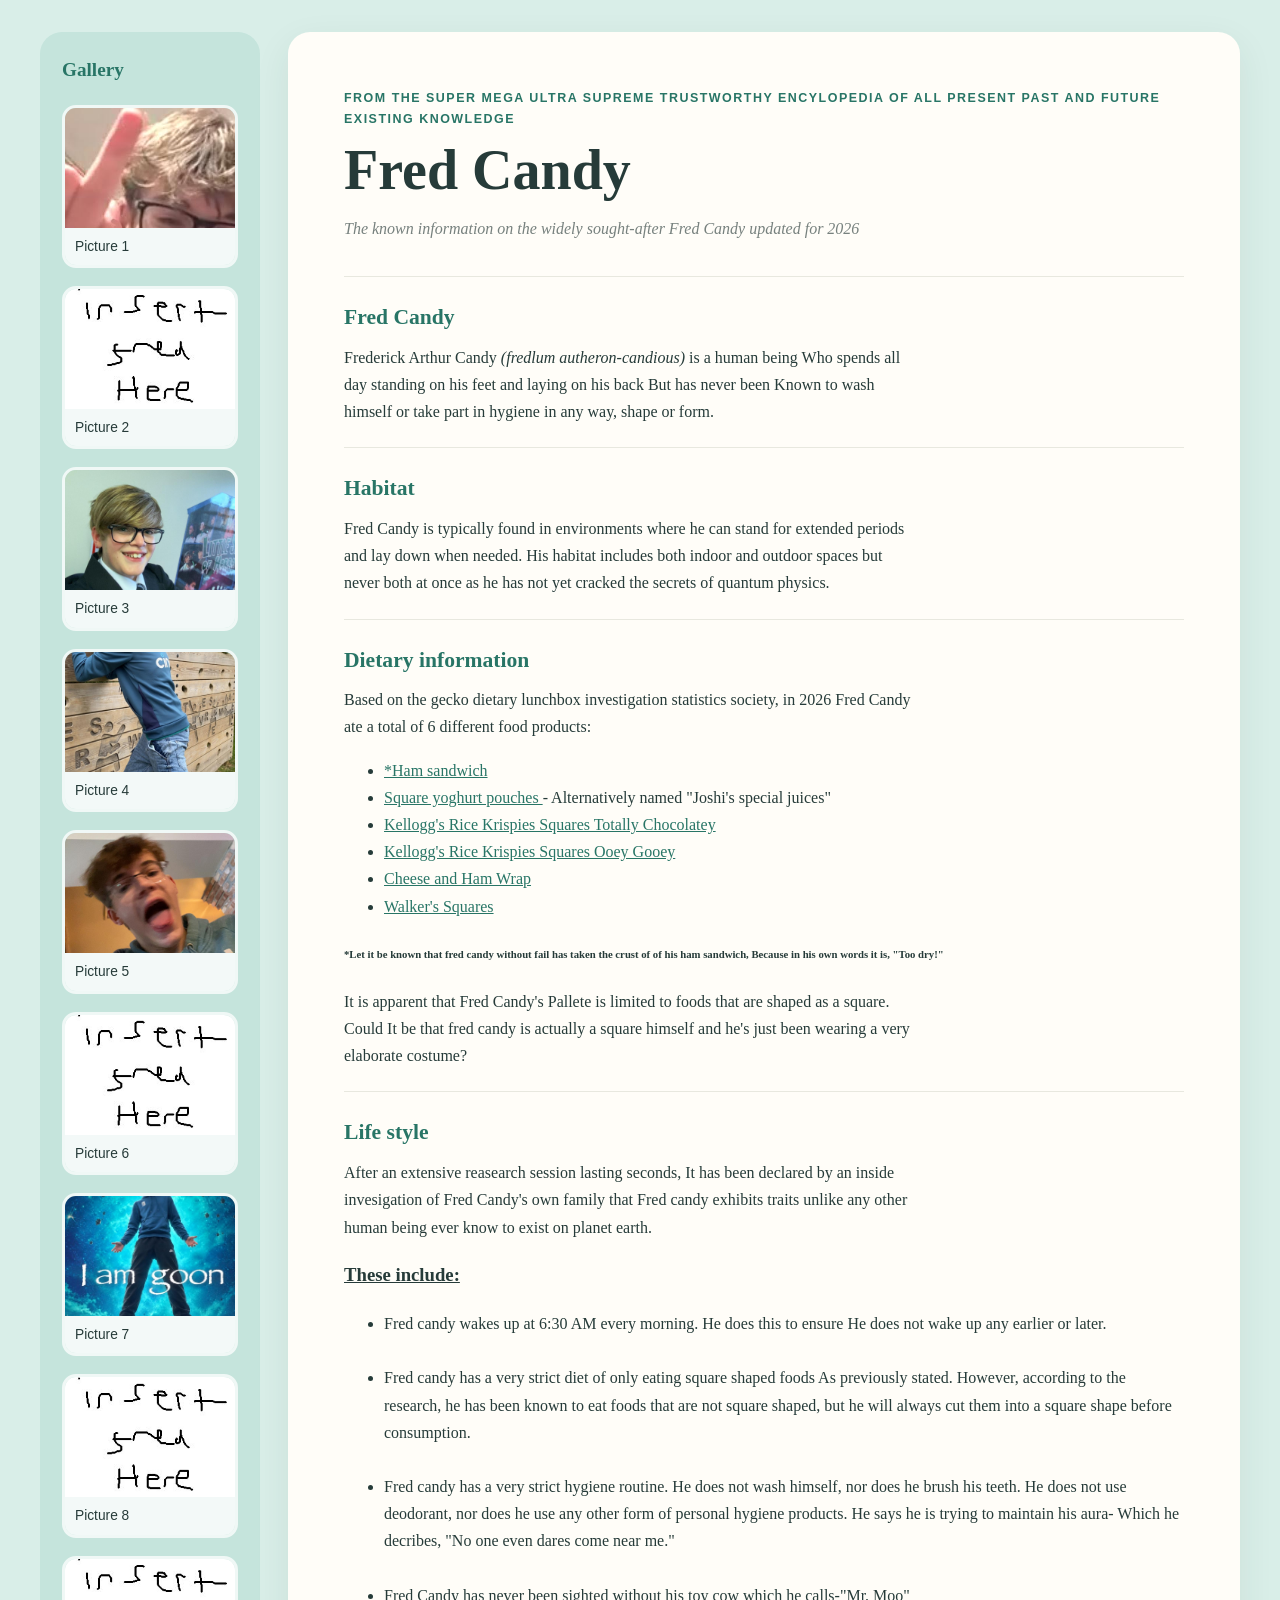
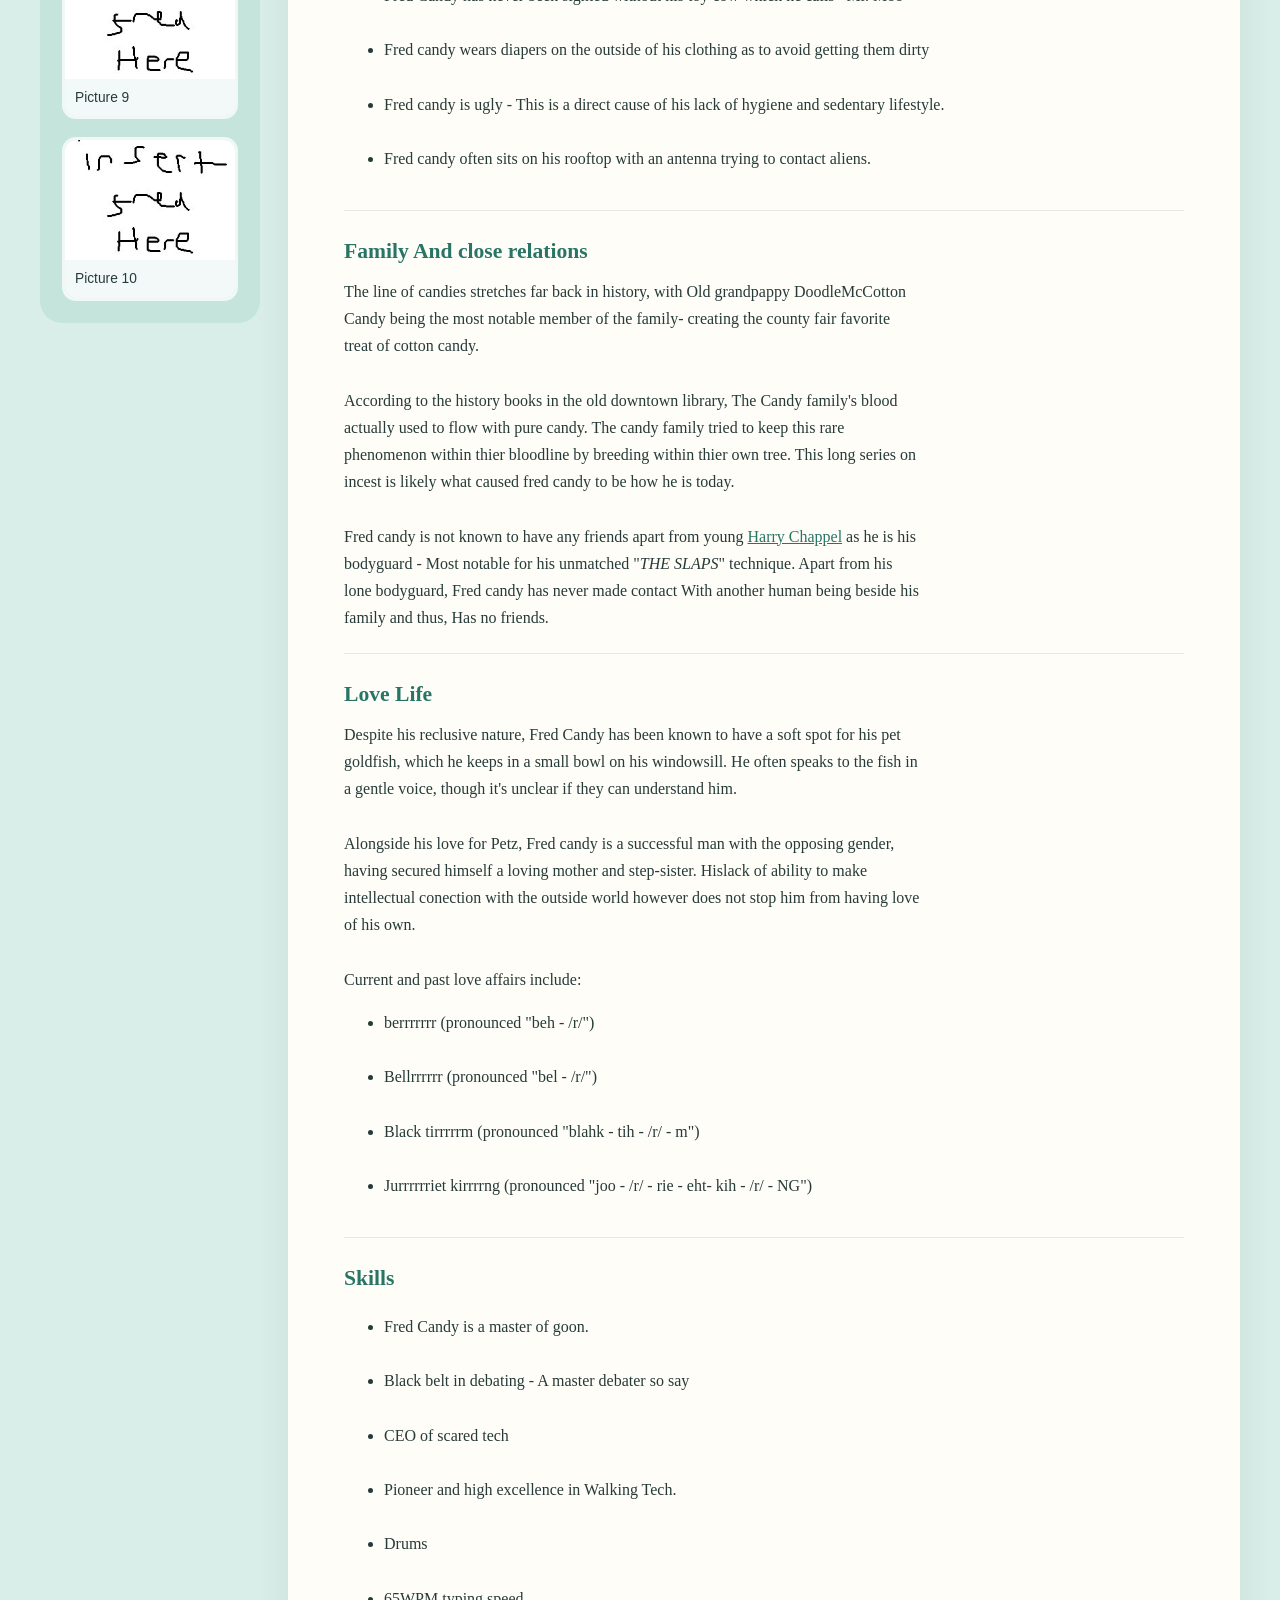
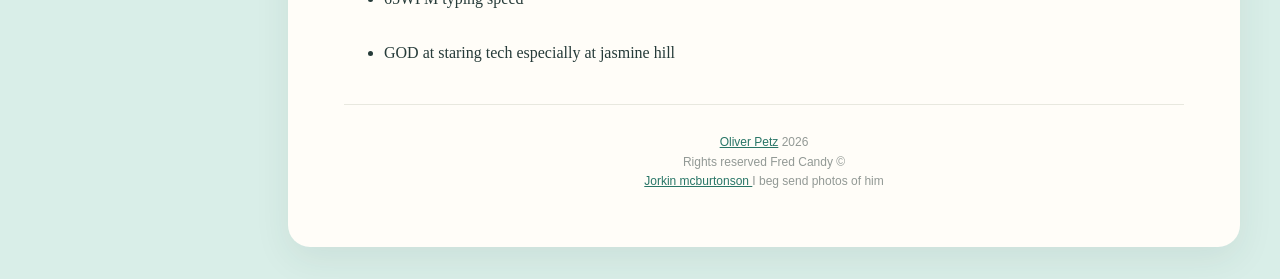
<file: index.html>
<!DOCTYPE html>
<html lang="en-GB">
<head>
  <meta charset="UTF-8">
  <meta name="viewport" content="width=device-width, initial-scale=1">
  <title>Fred Candy</title>
  <link rel="stylesheet" href="style.css">
   <link rel="icon" type="image/png" href="./images/lollipop.png">
</head>

<body>
  <div class="layout">
    <aside class="sidebar" aria-label="Image gallery">
      <h2>Gallery</h2>
      <div class="image-list" id="imageList" data-folder="fredcandy"></div>
    </aside>

    <main>
      <header>
        <p class="eyebrow">From the Super mega ultra supreme trustworthy encylopedia of all present past and future existing knowledge</p>
        <h1>Fred Candy</h1>
        <p class="intro">The known information on the widely sought-after Fred Candy updated for 2026 </p>
      </header>

      <article>
        <section>
          <h2>Fred Candy</h2>
          <p>Frederick Arthur Candy <em>(fredlum autheron-candious)</em> is a human being Who spends all day standing on his feet and laying on his back But has never been Known to wash himself or take part in hygiene in any way, shape or form.</p>
        </section>

        <section>
          <h2>Habitat</h2>
          <p>Fred Candy is typically found in environments where he can stand for extended periods and lay down when needed. His habitat includes both indoor and outdoor spaces but never both at once as he has not yet cracked the secrets of quantum physics.</p>
        </section>

        <section>
          <h2>Dietary information</h2>
          <p>Based on the gecko dietary lunchbox investigation statistics society, in 2026 Fred Candy ate a total of 6 different food products:</p>
          <ul>
            <li><a target="_blank" rel="noopener noreferrer"href="https://encrypted-tbn0.gstatic.com/images?q=tbn:ANd9GcRemAQlkKG8-Vaowc0cMyeEK2QysgmnMNr7JZTnAxQXWQ&s">*Ham sandwich</a></li>
            <li><a target="_blank" rel="noopener noreferrer" href="https://encrypted-tbn0.gstatic.com/images?q=tbn:ANd9GcSLnp94wSalmpmyZ0JaVmp-FH2j2Xh4I3hSgJUMm6DX_A&s=10">Square yoghurt pouches </a>  - Alternatively named "Joshi's special juices"</li>
            <li><a target="_blank" rel="noopener noreferrer" href="https://images.kglobalservices.com/www.kelloggs.co.uk/en_gb/product/product_253617/prod_img-253952_ricekrispiessquares_squares_chocolate_36g_wrapper_a1l1.png">Kellogg's Rice Krispies Squares Totally Chocolatey</a></li>
            <li><a target="_blank" rel="noopener noreferrer" href="https://images.kglobalservices.com/www.kelloggs.co.uk/en_gb/product/product_253613/prod_img-253982_ricekrispiessquares_bar_marshmallow_28g_wrapper_a1l1_1.png">Kellogg's Rice Krispies Squares Ooey Gooey</a></li>
            <li><a target="_blank" rel="noopener nofererrer" href="https://encrypted-tbn0.gstatic.com/images?q=tbn:ANd9GcTi9mdBNKR5KJebhRQmGtchEeAmJ9rUzO0zQooJ5apVLA&s=10">Cheese and Ham Wrap</a></li>
            <li><a target="_blank" rel="noopener noreferrer" href="https://digitalcontent.api.tesco.com/v2/media/ghs/e1b52c19-507a-4eef-b8ac-1719f7ddae2d/41efcc68-dfe2-4182-96ec-290e07c2a841_2112434508.jpeg">Walker's Squares</a></li>
          </ul>
          <h6>*Let it be known that fred candy without fail has taken the crust of of his ham sandwich, Because in his own words it is, "Too dry!"</h6>
          <p>It is apparent that Fred Candy's Pallete is limited to foods that are shaped as a square. Could It be that fred candy is actually a square himself and he's just been wearing a very elaborate costume?</p>
        </section>

        <section>
          <h2>Life style</h2>
          <p>After an extensive reasearch session lasting seconds, It has been declared by an inside invesigation of Fred Candy's own family that Fred candy exhibits traits unlike any other human being ever know to exist on planet earth.</p>
          <h3 style="text-decoration: underline;">These include:</h3>
          <ul>
            <li>Fred candy wakes up at 6:30 AM every morning. He does this to ensure He does not wake up any earlier or later.</li>
            <br>
            <li>Fred candy has a very strict diet of only eating square shaped foods As previously stated. However, according to the research, he has been known to eat foods that are not square shaped, but he will always cut them into a square shape before consumption.</li>
            <br>
            <li>Fred candy has a very strict hygiene routine. He does not wash himself, nor does he brush his teeth. He does not use deodorant, nor does he use any other form of personal hygiene products. He says he is trying to maintain his aura- Which he decribes, "No one even dares come near me."</li>
            <br>
            <li>Fred Candy has never been sighted without his toy cow which he calls-"Mr. Moo"</li>
            <br>
            <li>Fred candy wears diapers on the outside of his clothing as to avoid getting them dirty</li> 
            <br>
            <li>Fred candy is ugly - This is a direct cause of his lack of hygiene and sedentary lifestyle.</li>
            <br>
            <li>Fred candy often sits on his rooftop with an antenna trying to contact aliens.</li>
          </ul>
        </section>

        <section>
          <h2>Family And close relations</h2>
          <p>The line of candies stretches far back in history, with Old grandpappy DoodleMcCotton Candy being the most notable member of the family- creating the county fair favorite treat of cotton candy.</p>
          <br>
          <p>According to the history books in the old downtown library, The Candy family's blood actually used to flow with pure candy. The candy family tried to keep this rare phenomenon within thier bloodline by breeding within thier own tree. This long series on incest is likely what caused fred candy to be how he is today. </p>
          <br>
          <p>Fred candy is not known to have any friends apart from young <a href="harrychappel.html">Harry Chappel</a> as he is his bodyguard - Most notable for his unmatched "<em>THE SLAPS</em>" technique. Apart from his lone bodyguard, Fred candy has never made contact With another human being beside his family and thus, Has no friends.</p>
        </section>

        <section>
          <h2>Love Life</h2>
          <p>Despite his reclusive nature, Fred Candy has been known to have a soft spot for his pet goldfish, which he keeps in a small bowl on his windowsill. He often speaks to the fish in a gentle voice, though it's unclear if they can understand him.</p>
          <br>
          <p>Alongside his love for Petz, Fred candy is a successful man with the opposing gender, having secured himself a loving mother and step-sister. Hislack of ability to make intellectual conection with the outside world however does not stop him from having love of his own.</p>
          <br>
          <p>Current and past love affairs include:</p>
          <ul>
            <li>berrrrrrr (pronounced "beh - /r/")</li>
            <br>
            <li>Bellrrrrrr (pronounced "bel - /r/")</li>
            <br>
            <li>Black tirrrrrm (pronounced "blahk - tih - /r/ - m")</li>
            <br>
            <li>Jurrrrrriet kirrrrng (pronounced "joo - /r/ - rie - eht- kih - /r/ - NG")</li>
        </section>

        <section>
          <h2>Skills</h2>
            <ul>
              <li>Fred Candy is a master of goon.</li>
              <br>
              <li>Black belt in debating - A master debater so say</li>
              <br>
              <li>CEO of scared tech</li>
              <br>
              <li>Pioneer and high excellence in Walking Tech.</li>
              <br>
              <li>Drums</li>
              <br>
              <li>65WPM typing speed</li>
              <br>
              <li>GOD at staring tech especially at jasmine hill</li>
            </ul>
        </section>
      </article>

      <footer>
        <p><a href="oliverpetz.html">Oliver Petz</a> 2026</p>
        <p>Rights reserved Fred Candy ©</p>
        <p><a href="joshiburton.html">Jorkin mcburtonson </a>I beg send photos of him</p>
      </footer>
    </main>
  </div>

  <div id="imagelist" data-folder="fredcandy"></div>

  <script src="script.js"></script>
</body>
</html>
</file>
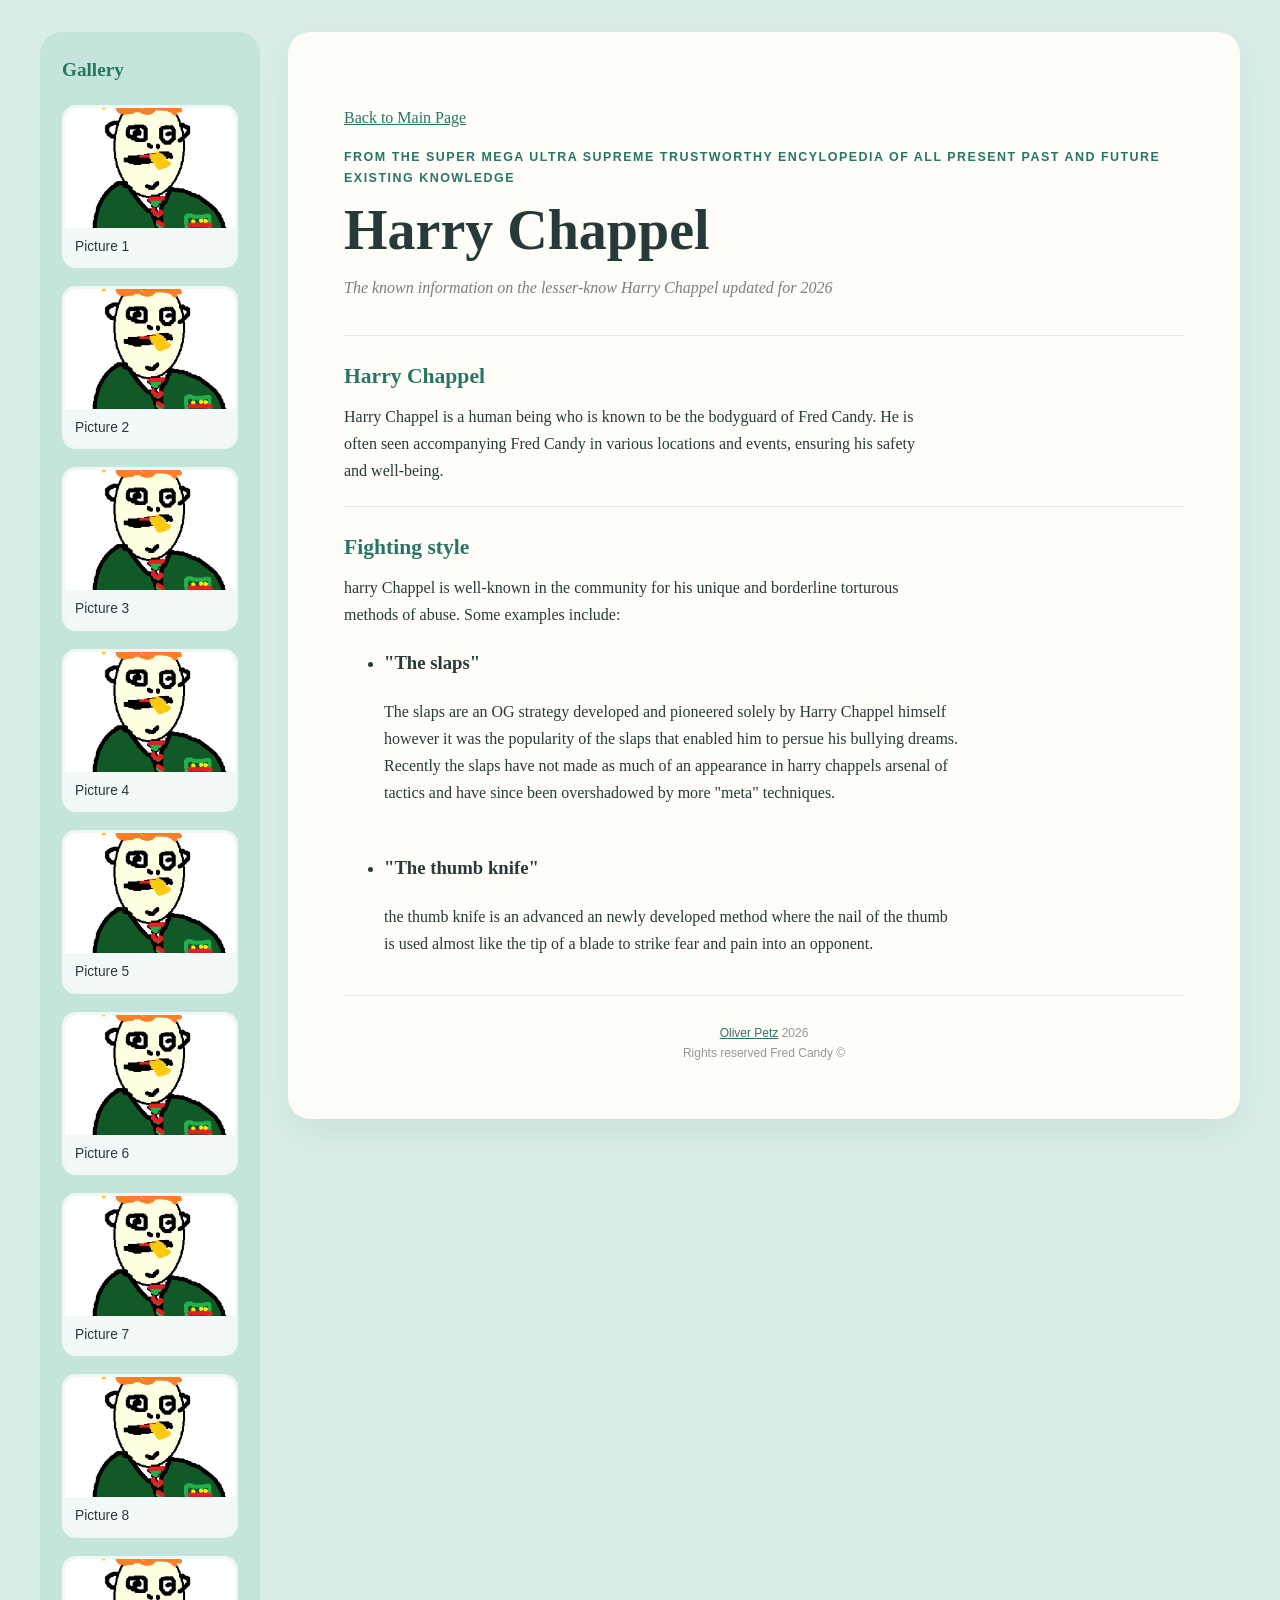
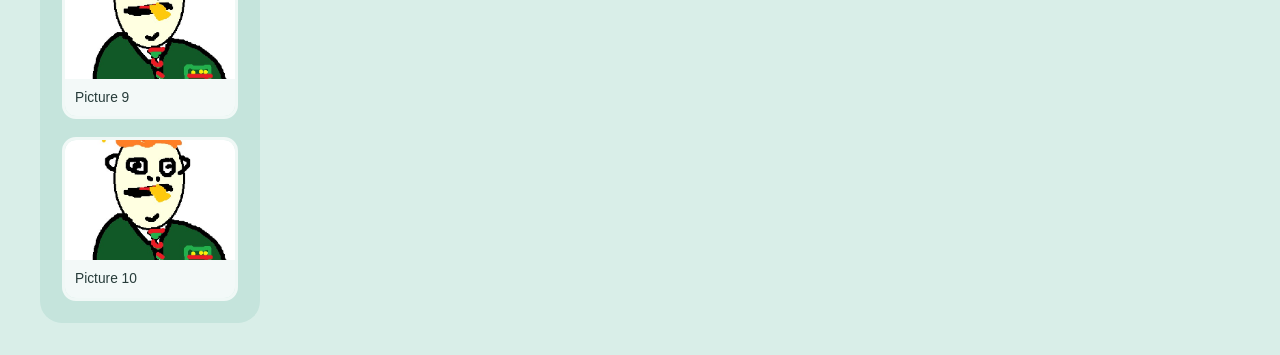
<file: harrychappel.html>
<!DOCTYPE html>
    <html lang="en-GB">
    <head>
    <meta charset="UTF-8">
    <meta name="viewport" content="width=device-width, initial-scale=1">
    <title>Harry Chappel</title>
    <link rel="stylesheet" href="style.css">
    <link rel="icon" type="image/png" href="./images/lollipop.png">
    </head>

    <body>
    <div class="layout">
        <aside class="sidebar" aria-label="Image gallery">
        <h2>Gallery</h2>
        <div class="image-list" id="imageList" data-folder="harrychappel"></div>
        </aside>


        <main>
            <header>
                <p><a href="index.html">Back to Main Page</a></p>
                <p class="eyebrow">From the Super mega ultra supreme trustworthy encylopedia of all present past and future existing knowledge</p>
                <h1>Harry Chappel</h1>
                <p class="intro">The known information on the lesser-know Harry Chappel updated for 2026 </p>
            </header>

            <article>
                <section>
                    <h2>Harry Chappel</h2>
                    <p>Harry Chappel is a human being who is known to be the bodyguard of Fred Candy. He is often seen accompanying Fred Candy in various locations and events, ensuring his safety and well-being.</p>


                </section>

                <section>
                    <h2>Fighting style</h2>
                    <p>harry Chappel is well-known in the community for his unique and borderline torturous methods of abuse. Some examples include:</p>
                    <ul>
                        <li><h3><strong>"The slaps"</strong></h3></li>
                        <p>The slaps are an OG strategy developed and pioneered solely by Harry Chappel himself however it was the popularity of the slaps that enabled him to persue his bullying dreams.</p>
                        <p>Recently the slaps have not made as much of an appearance in harry chappels arsenal of tactics and have since been overshadowed by more "meta" techniques.</p>
                        <br>
                        <li><h3><strong>"The thumb knife"</strong></h3></li>
                        <p>the thumb knife is an advanced an newly developed method where the nail of the thumb is used almost like the tip of a blade to strike fear and pain into an opponent.</p>
                        
                    </ul>

                    
                </section>



                
            </article>

        <footer>
              <p><a href="oliverpetz.html">Oliver Petz</a> 2026</p>
            <p>Rights reserved Fred Candy ©</p>
      </footer>
        </main>
        </div>

        <div id="imageList" data-folder="harrychappel"></div>
        
        <script src="script.js"></script>
    </body>
    </html>
</file>
<file: style.css>
:root {
  --margin-colour: #d9eee8;
  --page-colour: #fffdf8;
  --ink: #263b39;
  --accent: #287566;
  --muted: #77817e;
}

* {
  box-sizing: border-box;
}

body {
  margin: 0;
  padding: 32px;
  background: var(--margin-colour);
  color: var(--ink);
  font-family: Georgia, "Times New Roman", serif;
  line-height: 1.7;
}

.layout {
  display: grid;
  grid-template-columns: 220px minmax(0, 1fr);
  gap: 28px;
  max-width: 1200px;
  margin: 0 auto;
  align-items: start;
}

.sidebar,
main {
  border-radius: 22px;
}

.sidebar {
  padding: 22px;
  background: #c5e4dc;
}

.sidebar h2 {
  margin: 0 0 18px;
  color: var(--accent);
  font-size: 1.2rem;
}

.image-list {
  display: grid;
  gap: 18px;
}

.image-link {
  display: block;
  overflow: hidden;
  border: 3px solid rgba(255, 255, 255, 0.75);
  border-radius: 14px;
  color: var(--ink);
  text-decoration: none;
  transition: transform 160ms ease, box-shadow 160ms ease;
}

.image-link:hover,
.image-link:focus-visible {
  transform: translateY(-3px);
  box-shadow: 0 7px 18px rgba(38, 59, 57, 0.16);
}

.image-link img {
  display: block;
  width: 100%;
  height: 120px;
  background: #e7efeb;
  object-fit: cover;
}

.image-link span {
  display: block;
  padding: 7px 10px;
  background: rgba(255, 255, 255, 0.8);
  font-family: Arial, sans-serif;
  font-size: 0.86rem;
}

main {
  min-width: 0;
  padding: clamp(24px, 5vw, 56px);
  background: var(--page-colour);
  box-shadow: 0 12px 36px rgba(38, 59, 57, 0.08);
}

.eyebrow {
  margin: 0 0 8px;
  color: var(--accent);
  font-family: Arial, sans-serif;
  font-size: 0.78rem;
  font-weight: 700;
  letter-spacing: 0.12em;
  text-transform: uppercase;
}

h1 {
  margin: 0;
  font-size: clamp(2.2rem, 5vw, 3.5rem);
  line-height: 1.15;
}

.intro {
  margin: 12px 0 34px;
  color: var(--muted);
  font-style: italic;
}

article {
  border-top: 1px solid #e8e8df;
}

article section {
  padding: 22px 0;
  border-bottom: 1px solid #e8e8df;
}

article h2 {
  margin: 0 0 8px;
  color: var(--accent);
  font-size: 1.35rem;
}

article p {
  margin: 0;
  max-width: 72ch;
}

footer {
  padding-top: 28px;
  color: #929995;
  font-family: Arial, sans-serif;
  font-size: 0.75rem;
  line-height: 1.6;
  text-align: center;
}

footer p {
  margin: 0;
}

@media (max-width: 760px) {
  body {
    padding: 16px;
  }

  .layout {
    grid-template-columns: 1fr;
    gap: 16px;
  }

  .sidebar {
    order: 2;
  }

  .image-list {
    grid-template-columns: repeat(2, minmax(0, 1fr));
  }

  .image-link img {
    height: 110px;
  }
}

@media (max-width: 420px) {
  .image-list {
    grid-template-columns: 1fr;
  }
}

a {
  color: var(--accent);
  text-decoration: underline;
}
</file>
